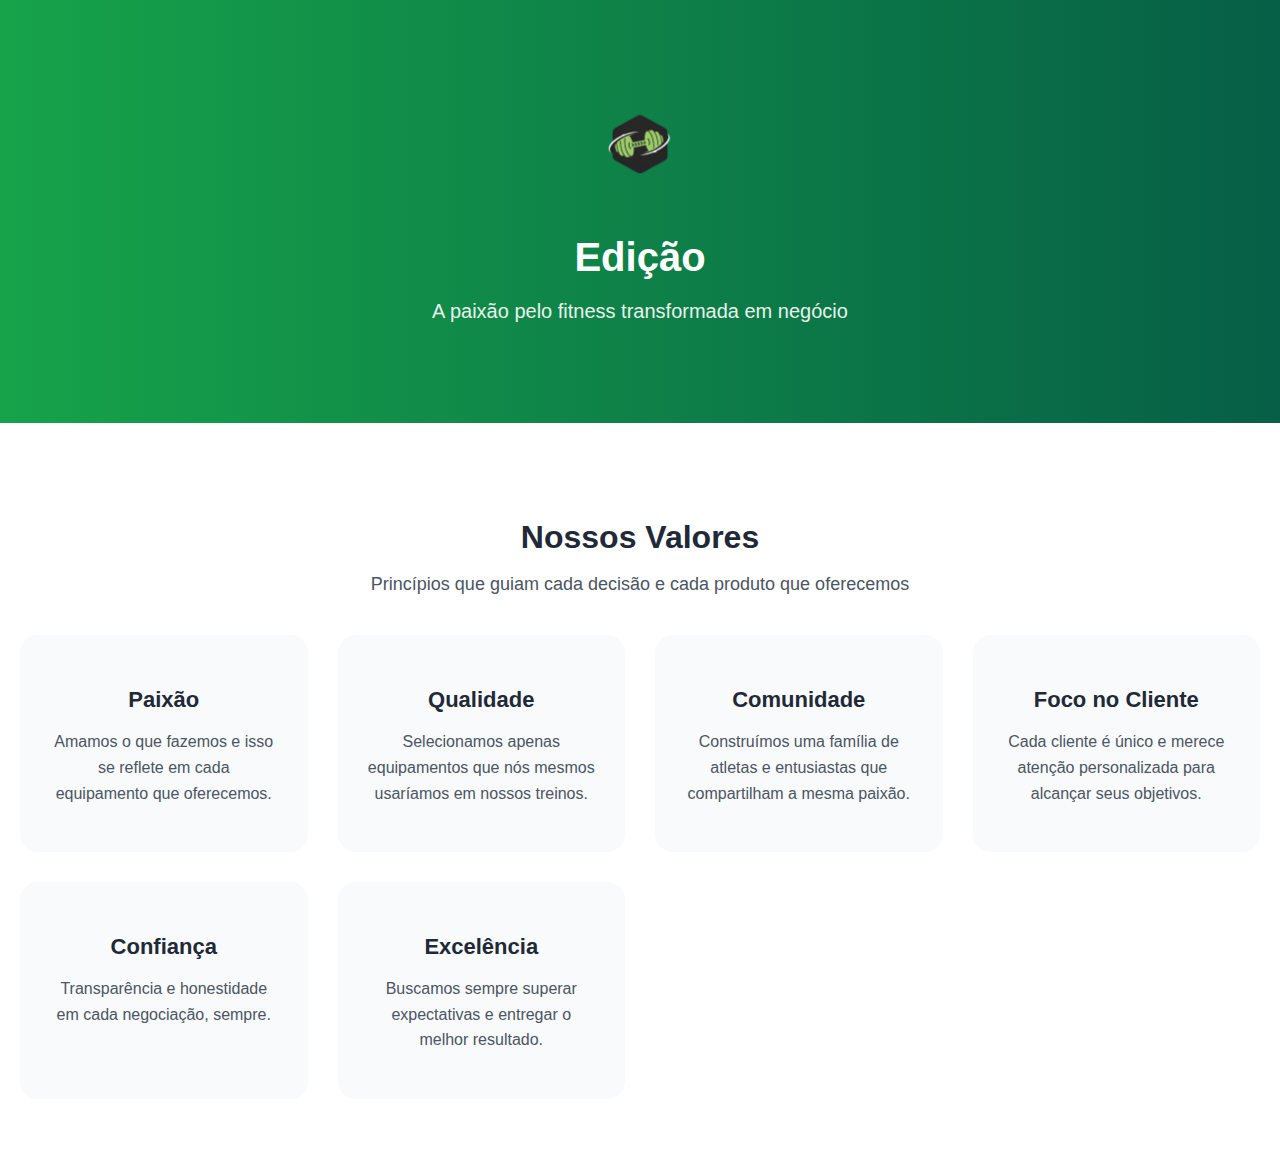
<file: admin/admin.html>
<!DOCTYPE html>
<html lang="pt-BR">
<head>
  <meta charset="UTF-8">
  <meta name="viewport" content="width=device-width, initial-scale=1.0">
  <title>Sobre Nós - Lift</title>
  <link rel="stylesheet" href="style.css">
</head>

<body>
  <header class="admSection">
    <div class="admContent">
      <a href="../index.html" class="logoHeader">
                <img src="../resources/logoBlack.png" alt="Lift Logo"/>
        </a>
      <h1 class="admTitle">Edição</h1>
      <p class="admSubtitle">A paixão pelo fitness transformada em negócio</p>
    </div>
  </header>

  <main>
    

    <section class="valuesSection">
      <header class="valuesHeader">
        <h2 class="valuesTitle">Nossos Valores</h2>
        <p class="valuesSubtitle">
          Princípios que guiam cada decisão e cada produto que oferecemos
        </p>
      </header>

      <div class="valuesGrid">
        <article class="valueCard">
          
          <h3 class="valueTitle">Paixão</h3>
          <p class="valueText">
            Amamos o que fazemos e isso se reflete em cada equipamento que oferecemos.
          </p>
        </article>

        <article class="valueCard">
          
          <h3 class="valueTitle">Qualidade</h3>
          <p class="valueText">
            Selecionamos apenas equipamentos que nós mesmos usaríamos em nossos treinos.
          </p>
        </article>

        <article class="valueCard">
          
          <h3 class="valueTitle">Comunidade</h3>
          <p class="valueText">
            Construímos uma família de atletas e entusiastas que compartilham a mesma paixão.
          </p>
        </article>

        <article class="valueCard">
          
          <h3 class="valueTitle">Foco no Cliente</h3>
          <p class="valueText">
            Cada cliente é único e merece atenção personalizada para alcançar seus objetivos.
          </p>
        </article>

        <article class="valueCard">
          
          <h3 class="valueTitle">Confiança</h3>
          <p class="valueText">
            Transparência e honestidade em cada negociação, sempre.
          </p>
        </article>

        <article class="valueCard">
          
          <h3 class="valueTitle">Excelência</h3>
          <p class="valueText">
            Buscamos sempre superar expectativas e entregar o melhor resultado.
          </p>
        </article>
      </div>
    </section>

    
  </main>
</body>
</html>
</file>
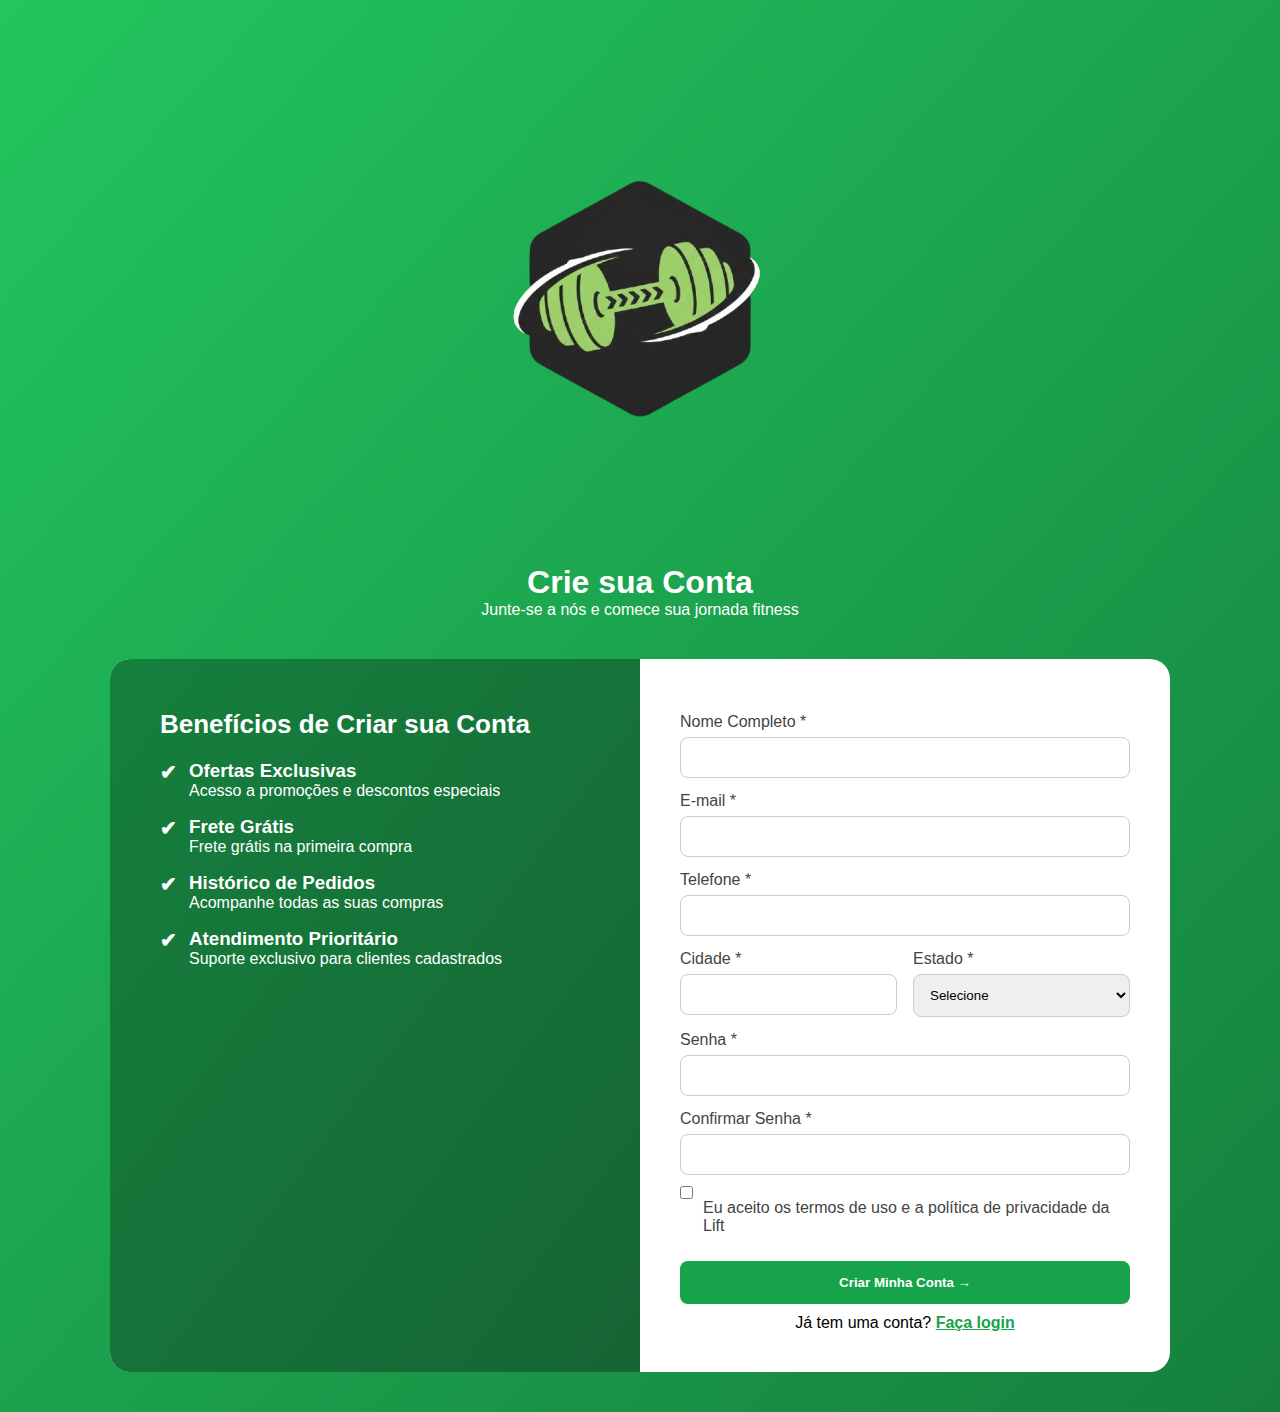
<file: cadastro/cadastro.html>
<!DOCTYPE html>
<html lang="pt-BR">
<head>
    <meta charset="UTF-8">
    <meta name="viewport" content="width=device-width, initial-scale=1.0">
    <title>Cadastro</title>
    <link rel="stylesheet" href="style.css">
</head>
<body>

    <section class="success-screen">
        <article class="success-card">
            <div class="success-icon">✔</div>
            <h2>Cadastro Realizado!</h2>
            <p>Bem-vindo à Lift! Sua conta foi criada com sucesso.</p>
            <a href="/produtos" class="btn-success">Começar a Comprar →</a>
        </article>
    </section>

    <main class="signup-container">

        <header class="header">
            <a href="../index.html" class="logo">
                <img src="../resources/logoBlack.png" alt="Lift Logo"/>
            </a>
            <h1>Crie sua Conta</h1>
            <p>Junte-se a nós e comece sua jornada fitness</p>
        </header>

        <section class="card">
            <aside class="left">
                <h2>Benefícios de Criar sua Conta</h2>

                <ul class="benefits">
                    <li>
                        <span class="check">✔</span>
                        <div>
                            <h3>Ofertas Exclusivas</h3>
                            <p>Acesso a promoções e descontos especiais</p>
                        </div>
                    </li>
                    <li>
                        <span class="check">✔</span>
                        <div>
                            <h3>Frete Grátis</h3>
                            <p>Frete grátis na primeira compra</p>
                        </div>
                    </li>
                    <li>
                        <span class="check">✔</span>
                        <div>
                            <h3>Histórico de Pedidos</h3>
                            <p>Acompanhe todas as suas compras</p>
                        </div>
                    </li>
                    <li>
                        <span class="check">✔</span>
                        <div>
                            <h3>Atendimento Prioritário</h3>
                            <p>Suporte exclusivo para clientes cadastrados</p>
                        </div>
                    </li>
                </ul>
            </aside>

            <section class="right">
                <form class="form">
                    <label>Nome Completo *</label>
                    <input type="text" required>

                    <label>E-mail *</label>
                    <input type="email" required>

                    <label>Telefone *</label>
                    <input type="tel" required>

                    <div class="grid-2">
                        <div>
                            <label>Cidade *</label>
                            <input type="text" required>
                        </div>
                        <div>
                            <label>Estado *</label>
                            <select required>
                                <option value="">Selecione</option>
                                <option>SP</option><option>RJ</option><option>MG</option><option>ES</option>
                                <option>PR</option><option>SC</option><option>RS</option>
                                <option>BA</option><option>PE</option><option>CE</option>
                            </select>
                        </div>
                    </div>

                    <label>Senha *</label>
                    <input type="password" minlength="6" required>

                    <label>Confirmar Senha *</label>
                    <input type="password" required>

                    <div class="terms">
                        <div class="checkbox">
                            <input type="checkbox" required id="checkboxId">
                        </div>
                        <label>Eu aceito os termos de uso e a política de privacidade da Lift</label>
                    </div>

                    <button type="submit" class="btn">Criar Minha Conta →</button>

                    <p class="login">
                        Já tem uma conta?
                        <a href="../login/login.html">Faça login</a>
                    </p>
                </form>
            </section>
        </section>

    </main>

</body>
</html>
</file>
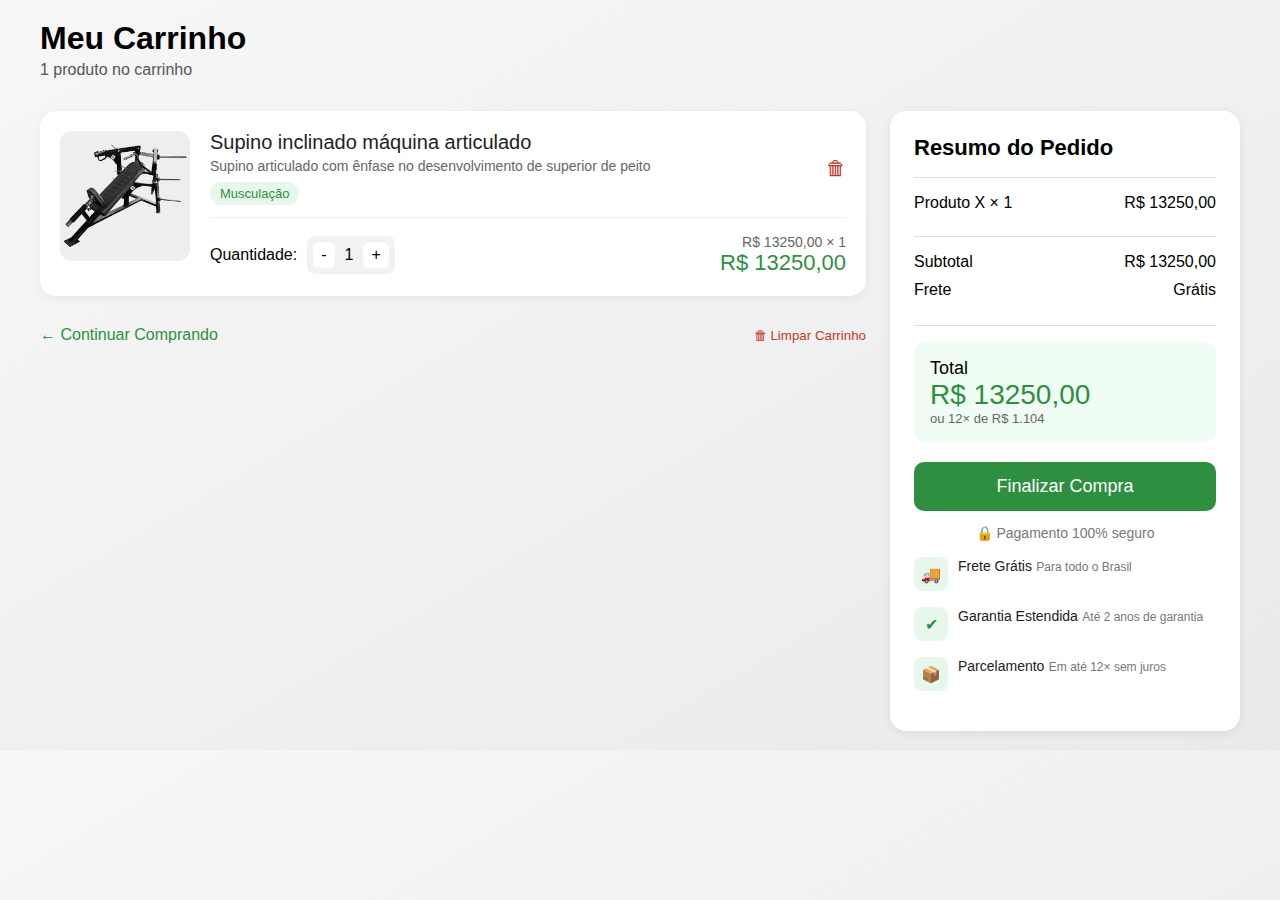
<file: carrinho/carrinho.html>
<!DOCTYPE html>
<html lang="pt-BR">
<head>
    <meta charset="UTF-8">
    <meta name="viewport" content="width=device-width, initial-scale=1.0">
    <title>Carrinho</title>
    <link rel="stylesheet" href="style.css">
</head>
<body>

<main class="cartPage">

    <header class="cartHeader">
        <h1 class="cartTitle">Meu Carrinho</h1>
        <p class="cartSubtitle">1 produto no carrinho</p>
    </header>

    <section class="cartGrid">

        <section class="productsList">

            <article class="productCard">
                <a href="#" class="productImageWrapper">
                    <img src="../resources/supino-inclinado-articulado-prime-1-removebg-preview.png" alt="Produto" class="productImage">
                </a>

                <section class="productInfo">
                    <article class="productHeader">
                        <div class="productText">
                            <a href="#" class="productName">Supino inclinado máquina articulado</a>
                            <p class="productDescription">
                                Supino articulado com ênfase no desenvolvimento de superior de peito
                            </p>
                            <div class="productCategory">
                                Musculação
                            </div>
                        </div>

                        <button class="removeButton">🗑</button>
                    </article>

                    <article class="productFooter">
                        <div class="quantityControl">
                            <span class="quantityLabel">Quantidade:</span>
                            <div class="quantityBox">
                                <button class="quantityBtn">-</button>
                                <span class="quantityValue">1</span>
                                <button class="quantityBtn">+</button>
                            </div>
                        </div>

                        <div class="productPriceBox">
                            <div class="productUnitPrice">R$ 13250,00 × 1</div>
                            <div class="productTotalPrice">R$ 13250,00</div>
                        </div>
                    </article>
                </section>
            </article>

            <div class="actionsRow">
                <a href="../produtos/produtos.html" class="continueButton" >← Continuar Comprando</a>
                <button class="clearCartButton">🗑 Limpar Carrinho</button>
            </div>

        </section>

        <aside class="orderSummary">
            <h2 class="summaryTitle">Resumo do Pedido</h2>

            <div class="summaryProducts">
                <div class="summaryItem">
                    <span class="itemName">Produto X × 1</span>
                    <span class="itemPrice">R$ 13250,00</span>
                </div>
            </div>

            <article class="summaryValues">
                <div class="summaryRow">
                    <span>Subtotal</span>
                    <span class="subtotalValue">R$ 13250,00</span>
                </div>

                <div class="summaryRow">
                    <span>Frete</span>
                    <span class="shippingValue">Grátis</span>
                </div>
            </article>

            <div class="summaryTotalBox">
                <span class="totalLabel">Total</span>
                <div class="totalValues">
                    <div class="totalValue">R$ 13250,00</div>
                    <div class="installments">ou 12× de R$ 1.104</div>
                </div>
            </div>
            <a href="../index.html">
            <button class="checkoutButton">Finalizar Compra</button>
            </a>
            <p class="paymentSecurity">🔒 Pagamento 100% seguro</p>

            <section class="benefitsList">
                <article class="benefitItem">
                    <div class="benefitIcon">🚚</div>
                    <div class="benefitText">
                        <span class="benefitTitle">Frete Grátis</span>
                        <span class="benefitSubtitle">Para todo o Brasil</span>
                    </div>
                </article>

                <article class="benefitItem">
                    <div class="benefitIcon">✔</div>
                    <div class="benefitText">
                        <span class="benefitTitle">Garantia Estendida</span>
                        <span class="benefitSubtitle">Até 2 anos de garantia</span>
                    </div>
                </article>

                <article class="benefitItem">
                    <div class="benefitIcon">📦</div>
                    <div class="benefitText">
                        <span class="benefitTitle">Parcelamento</span>
                        <span class="benefitSubtitle">Em até 12× sem juros</span>
                    </div>
                </article>
            </section>
        </aside>

    </section>

</main>

</body>
</html>
</file>
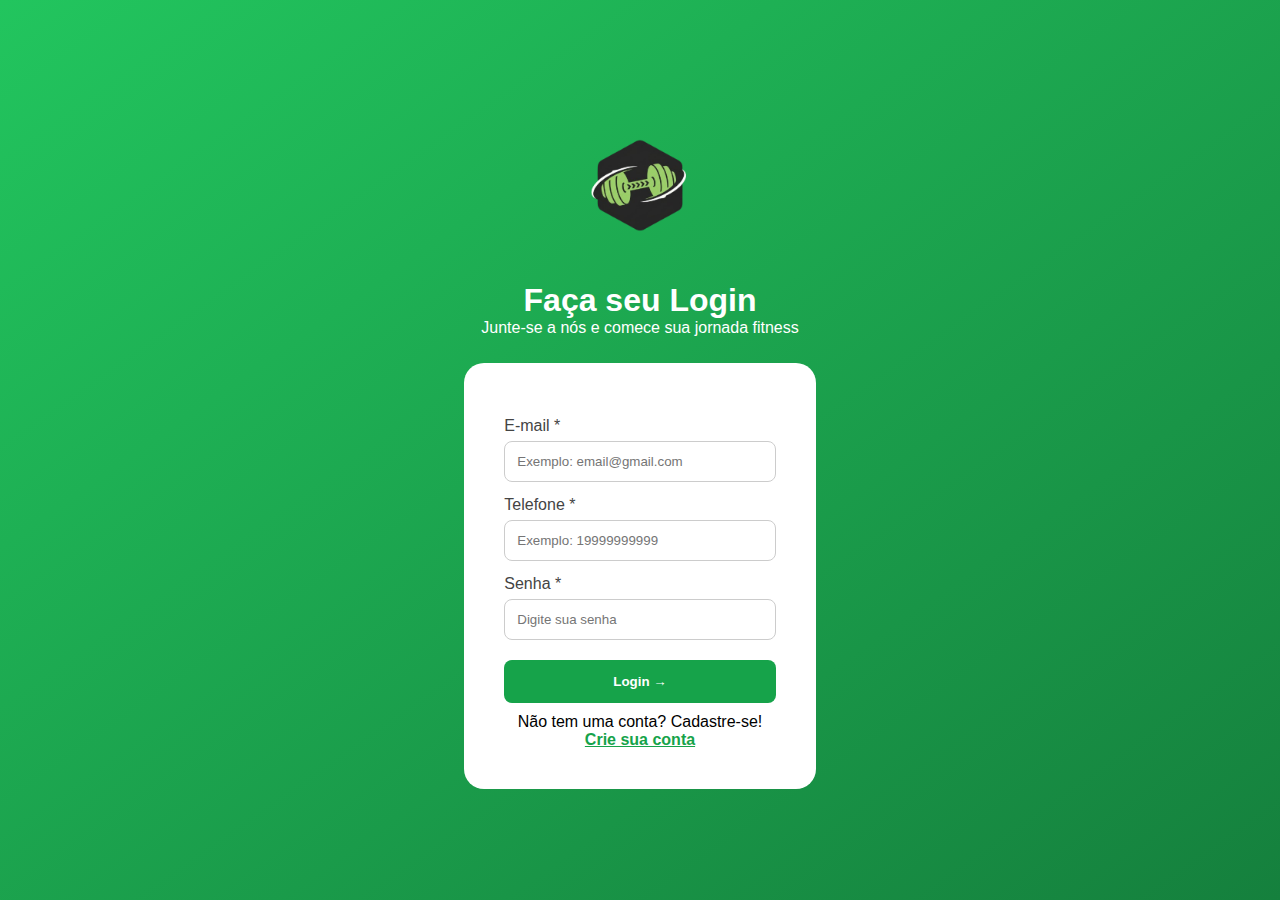
<file: login/login.html>
<!DOCTYPE html>
<html lang="pt-BR">

<head>
    <meta charset="UTF-8">
    <meta name="viewport" content="width=device-width, initial-scale=1.0">
    <title>Login</title>
    <link rel="stylesheet" href="style.css">
</head>

<body>

    <header class="header">
        <a href="../index.html" class="logo">
            <img src="../resources/logoBlack.png" alt="Lift Logo" />
        </a>
        <h1>Faça seu Login</h1>
        <p>Junte-se a nós e comece sua jornada fitness</p>
    </header>

    <main class="signupContainer">



        <section class="card">


            <section class="right">
                <form class="form">


                    <label>E-mail *</label>
                    <input type="email" required placeholder="Exemplo: email@gmail.com"/>

                    <label>Telefone *</label>
                    <input type="tel" required placeholder="Exemplo: 19999999999"/>



                    <label>Senha *</label>
                    <input type="password" minlength="6" required placeholder="Digite sua senha"/>




                    <button type="submit" class="btn">Login →</button>

                    <p class="login">
                        Não tem uma conta? Cadastre-se!
                        <a href="../cadastro/cadastro.html">Crie sua conta</a>
                    </p>
                </form>
            </section>
        </section>

    </main>

</body>

</html>
</file>
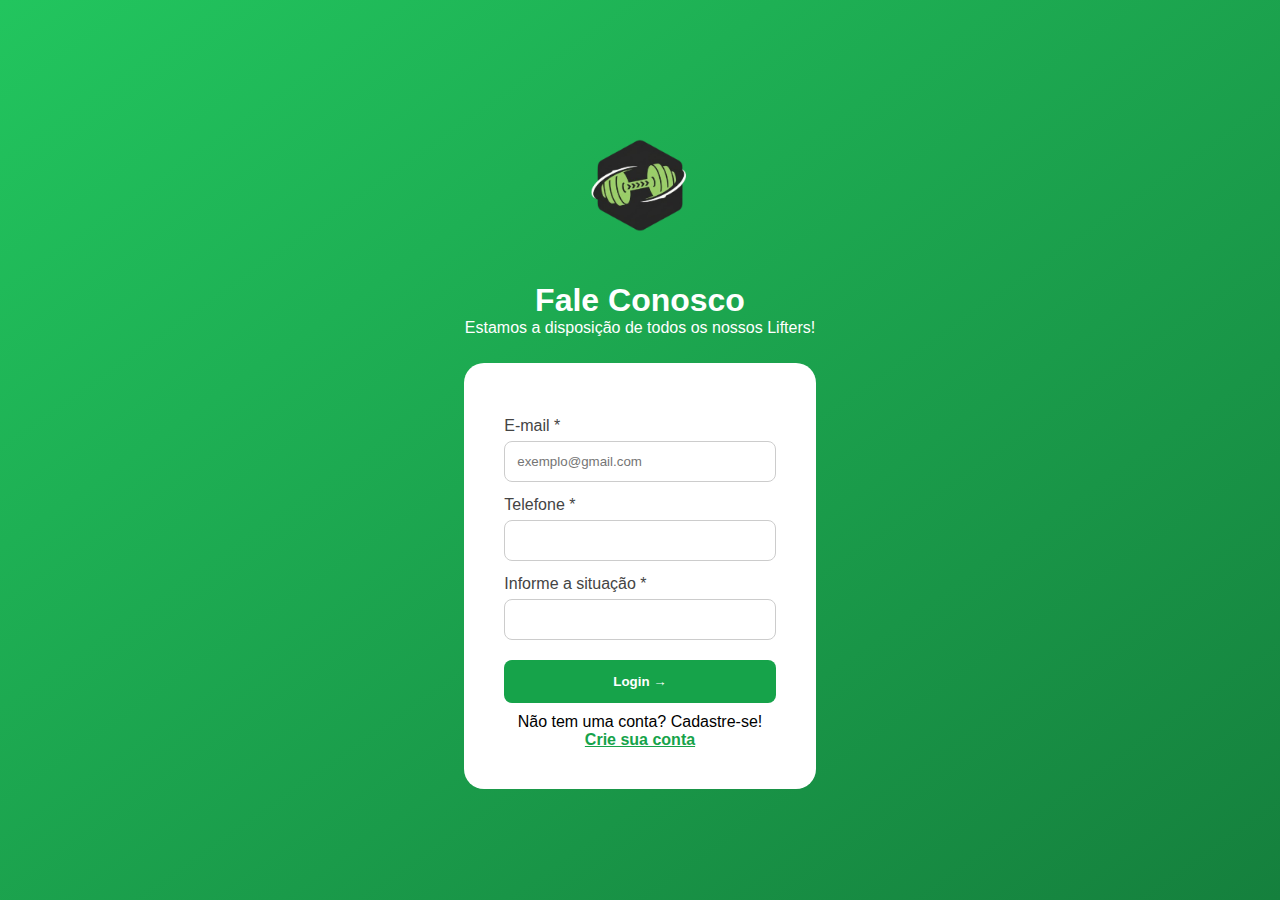
<file: ouvidoria/ouvidoria.html>
<!DOCTYPE html>
<html lang="pt-BR">

<head>
    <meta charset="UTF-8">
    <meta name="viewport" content="width=device-width, initial-scale=1.0">
    <title>Ouvidoria</title>
    <link rel="stylesheet" href="style.css">
</head>

<body>

    <header class="header">
        <a href="../index.html" class="logo">
            <img src="../resources/logoBlack.png" alt="Lift Logo" />
        </a>
        <h1>Fale Conosco</h1>
        <p>Estamos a disposição de todos os nossos Lifters!</p>
    </header>

    <main class="signupContainer">



        <section class="card">


            <section class="right">
                <form class="form">


                    <label>E-mail *</label>
                    <input type="email" placeholder="exemplo@gmail.com">

                    <label>Telefone *</label>
                    <input type="tel" required>



                    <label>Informe a situação *</label>
                    <input type="password" minlength="6" required>




                    <button type="submit" class="btn">Login →</button>

                    <p class="login">
                        Não tem uma conta? Cadastre-se!
                        <a href="../cadastro/cadastro.html">Crie sua conta</a>
                    </p>
                </form>
            </section>
        </section>

    </main>

</body>

</html>
</file>
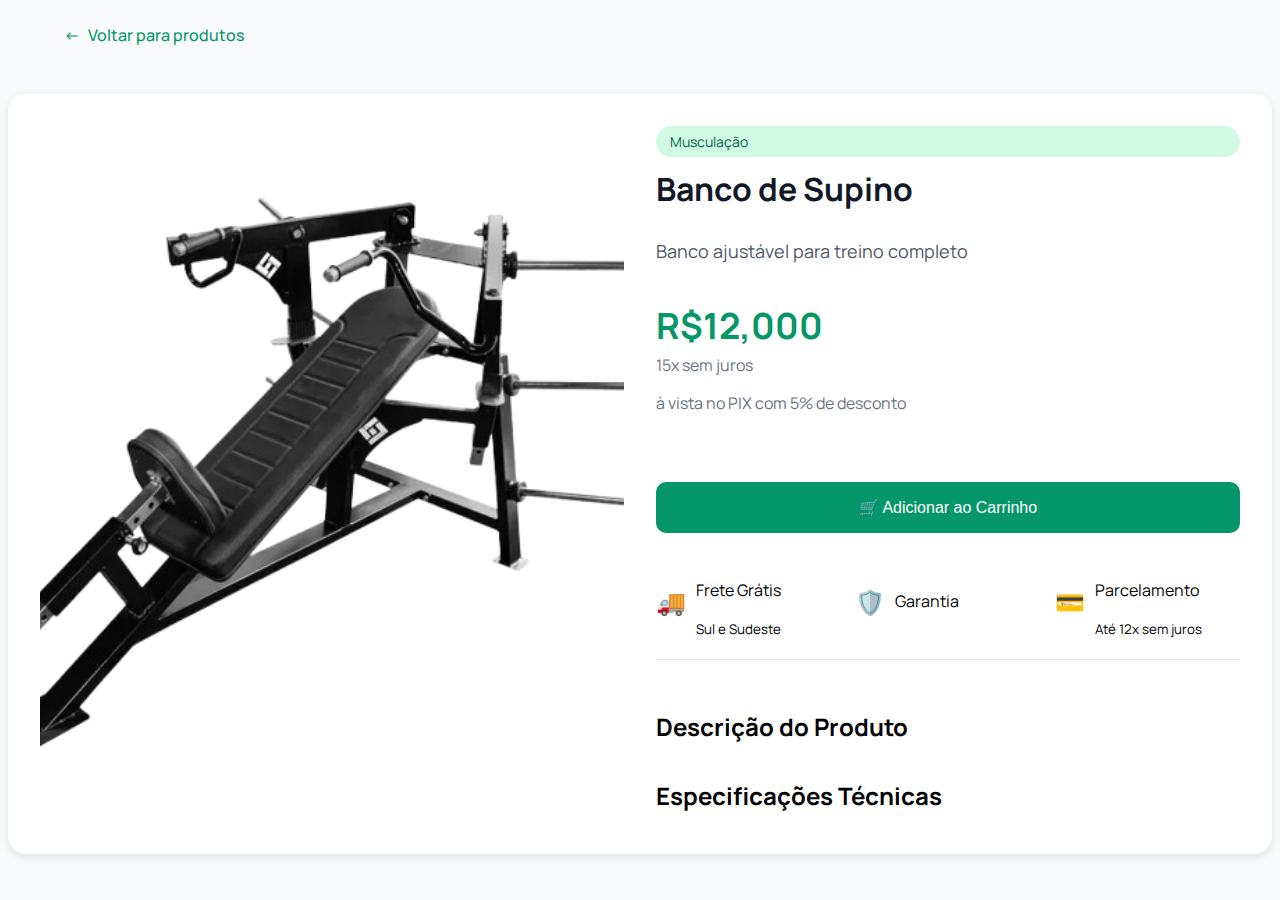
<file: paginaProduto/produto.html>
<!DOCTYPE html>
<html lang="pt-BR">
<head>
    <meta charset="UTF-8">
    <meta name="viewport" content="width=device-width, initial-scale=1.0">
    <title>Detalhes do Produto</title>
    <link rel="stylesheet" href="style.css">
</head>

<body class="pageContainer">
    <main class="productDetailSection">
        <nav class="breadcrumbNav">
            <a href="../produtos/produtos.html" class="breadcrumbLink">
                <span class="iconBack">←</span>
                Voltar para produtos
            </a>
        </nav>

        <article class="productCard">
            <section class="productImageWrapper">
                <img src="../resources/supino-inclinado-articulado-prime-1-removebg-preview.png" alt="Produto" id="productImage" class="productImage">
                <div id="productFeatured" class="productFeaturedTag">
                    ⭐ Destaque
                </div>
            </section>

            <section class="productInfo">
                <span id="productCategory" class="productCategory">Musculação</span>

                <h1 id="productName" class="productTitle">Banco de Supino</h1>

                <p id="productDescription" class="productShortDescription">Banco ajustável para treino completo</p>

                <div class="productPriceBox">
                    <span id="productPrice" class="productPrice">R$12,000</span>
                    <span id="productInstallments" class="productInstallments">15x sem juros</span>
                    <p class="pixDiscount">à vista no PIX com 5% de desconto</p>
                </div>

                <div id="productStockStatus" class="productStockStatus"></div>
                <a href="../carrinho/carrinho.html">
                <button id="addToCartButton" class="addToCartButton">
                    🛒 Adicionar ao Carrinho
                </button></a>

                <section class="productBenefits">
                    <div class="benefitItem">
                        <span class="benefitIcon">🚚</span>
                        <div>
                            <p>Frete Grátis</p>
                            <small>Sul e Sudeste</small>
                        </div>
                    </div>

                    <div class="benefitItem">
                        <span class="benefitIcon">🛡️</span>
                        <div>
                            <p>Garantia</p>
                            <small id="productWarranty"></small>
                        </div>
                    </div>

                    <div class="benefitItem">
                        <span class="benefitIcon">💳</span>
                        <div>
                            <p>Parcelamento</p>
                            <small>Até 12x sem juros</small>
                        </div>
                    </div>
                </section>

                <section class="productFullDescription">
                    <h2>Descrição do Produto</h2>
                    <p id="productFullDescriptionText"></p>
                </section>

                <section class="productSpecsSection">
                    <h2>Especificações Técnicas</h2>
                    <div id="productSpecsList" class="specsList"></div>
                </section>
            </section>
        </article>

       
    </main>
</body>
</html>
</file>
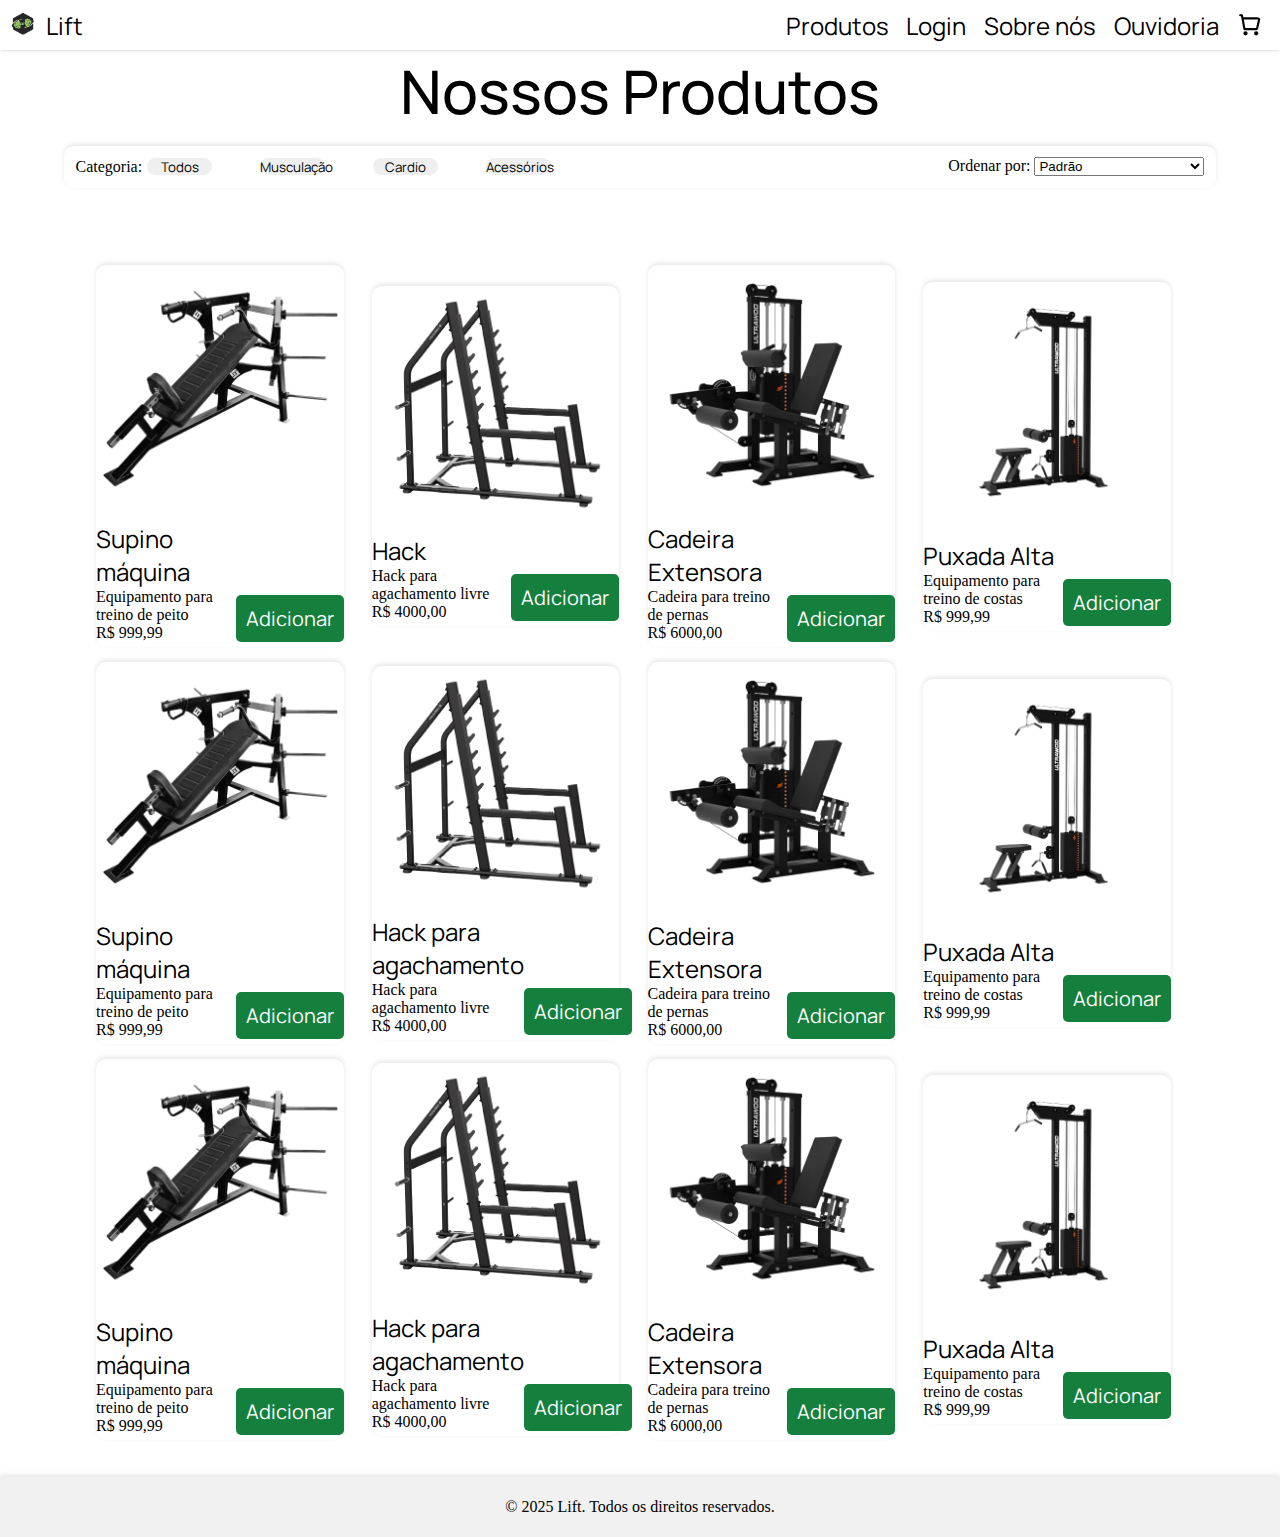
<file: produtos/produtos.html>
<!DOCTYPE html>
<html lang="en">

<head>
    <meta charset="UTF-8">
    <meta name="viewport" content="width=device-width, initial-scale=1.0">
    <title>Produtos</title>
    <link rel="stylesheet" href="./style.css" />
</head>

<body>
    <header>
        <nav>
            <section id="navSection">
                <figure class="logoFig">
                    <a href="../index.html"><img src="../resources/logoBlack.png" class="navLogo" alt="logo do site"/></a>
                    <p>Lift</p>
                </figure>
                <article id="navOptions">
                    <a href="" class="navRefs">
                        <p>Produtos</p>
                    </a>
                    <a href="../login/login.html" class="navRefs">
                        <p>Login</p>
                    </a>
                    <a href="../sobre/sobre.html" class="navRefs">
                        <p>Sobre nós</p>
                    </a>
                    <a href="./ouvidoria/ouvidoria.html" class="navRefs"><p>Ouvidoria</p></a>
                    <a href="../carrinho/carrinho.html" class="svgNavRefs"><svg viewBox="0 0 24 24" width="100%" fill="none"
                            xmlns="http://www.w3.org/2000/svg">
                            <g id="SVGRepo_bgCarrier" stroke-width="0"></g>
                            <g id="SVGRepo_tracerCarrier" stroke-linecap="round" stroke-linejoin="round"></g>
                            <g id="SVGRepo_iconCarrier">
                                <g id="Interface / Shopping_Cart_02">
                                    <path id="Vector"
                                        d="M3 3H3.26835C3.74213 3 3.97943 3 4.17267 3.08548C4.34304 3.16084 4.48871 3.28218 4.59375 3.43604C4.71269 3.61026 4.75564 3.8429 4.84137 4.30727L7.00004 16L17.4218 16C17.875 16 18.1023 16 18.29 15.9199C18.4559 15.8492 18.5989 15.7346 18.7051 15.5889C18.8252 15.4242 18.8761 15.2037 18.9777 14.7631L18.9785 14.76L20.5477 7.95996L20.5481 7.95854C20.7023 7.29016 20.7796 6.95515 20.6947 6.69238C20.6202 6.46182 20.4635 6.26634 20.2556 6.14192C20.0184 6 19.6758 6 18.9887 6H5.5M18 21C17.4477 21 17 20.5523 17 20C17 19.4477 17.4477 19 18 19C18.5523 19 19 19.4477 19 20C19 20.5523 18.5523 21 18 21ZM8 21C7.44772 21 7 20.5523 7 20C7 19.4477 7.44772 19 8 19C8.55228 19 9 19.4477 9 20C9 20.5523 8.55228 21 8 21Z"
                                        stroke="#000000" stroke-width="2" stroke-linecap="round"
                                        stroke-linejoin="round">
                                    </path>
                                </g>
                            </g>
                        </svg></a>
                </article>
            </section>
        </nav>
    </header>
    <main>

        <section id="productsSection">
            <h1>Nossos Produtos</h1>
            
            <article id="productsFilters">
                <div class="filterClasses">
                    <label>Categoria:</label>
                    <a class="productFilterBtn"><button class="selectFilter">Todos</button></a>
                    <a class="productFilterBtn"><button class="selectFilter">Musculação</button></a>
                    <a class="productFilterBtn"><button class="selectFilter">Cardio</button></a>
                    <a class="productFilterBtn"><button class="selectFilter">Acessórios</button></a>
                </div>

                <div class="filter">
                    <label for="sortSelect">Ordenar por:</label>
                    <select id="sortSelect" name="sortSelect">
                        <option value="default">Padrão</option>
                        <option value="priceLowHigh">Preço: Menor para Maior</option>
                        <option value="priceHighLow">Preço: Maior para Menor</option>
                    </select>
                </div>

            </article>

            <article id="productsList">

                
                <article class="productCard">
                        <figure class="productFig">
                            <img src="../resources/supino-inclinado-articulado-prime-1-removebg-preview.png" class="productImg" alt="supino máquina inclinado articulado"/>
                        </figure>
                        <div class="productInfo">
                            <div class="productData">
                                <h2>Supino máquina</h2>
                                <p>Equipamento para treino de peito</p>
                                <p class="productPrice">R$ 999,99</p>
                            </div>
                            <a href="../paginaProduto/produto.html" class="btnComprar"><button class="addBtn">Adicionar</button></a>
                        </div>
                    </article>

                    <article class="productCard">
                        <figure class="productFig">
                            <img src="../resources/agacahmentoHack-removebg-preview.png" class="productImg" alt="hack para agachamento" />
                        </figure>
                        <div class="productInfo">
                            <div class="productData">
                                <h2>Hack</h2>
                                <p>Hack para agachamento livre</p>
                                <p class="productPrice">R$ 4000,00</p>
                            </div>
                            <a class="btnComprar"><button class="addBtn">Adicionar</button></a>
                        </div>
                    </article>

                    <article class="productCard">
                        <figure class="productFig">
                            <img src="../resources/cadeiraExtensora-removebg-preview.png" class="productImg" alt="cadeira extensora para treinar perna"/>
                        </figure>
                        <div class="productInfo">
                            <div class="productData">
                                <h2>Cadeira Extensora</h2>
                                <p>Cadeira para treino de pernas</p>
                                <p class="productPrice">R$ 6000,00</p>
                            </div>
                            <a class="btnComprar"><button class="addBtn">Adicionar</button></a>
                        </div>
                    </article>

                    <article class="productCard">
                        <figure class="productFig">
                            <img src="../resources/puxadaAlta-removebg-preview.png" class="productImg" alt="puxada alta para treino de costas"/>
                        </figure>
                        <div class="productInfo">
                            <div class="productData">
                                <h2>Puxada Alta</h2>
                                <p>Equipamento para treino de costas</p>
                                <p class="productPrice">R$ 999,99</p>
                            </div>
                            <a class="btnComprar"><button class="addBtn">Adicionar</button></a>
                        </div>
                    </article>

                    


                    <article class="productCard">
                        <figure class="productFig">
                            <img src="../resources/supino-inclinado-articulado-prime-1-removebg-preview.png" class="productImg" alt="supino máquina inclinado articulado"/>
                        </figure>
                        <div class="productInfo">
                            <div class="productData">
                                <h2>Supino máquina</h2>
                                <p>Equipamento para treino de peito</p>
                                <p class="productPrice">R$ 999,99</p>
                            </div>
                            <a href="../paginaProduto/produto.html" class="btnComprar"><button class="addBtn">Adicionar</button></a>
                        </div>
                    </article>

                    <article class="productCard">
                        <figure class="productFig">
                            <img src="../resources/agacahmentoHack-removebg-preview.png" class="productImg" alt="hack para agachamento" />
                        </figure>
                        <div class="productInfo">
                            <div class="productData">
                                <h2>Hack para agachamento</h2>
                                <p>Hack para agachamento livre</p>
                                <p class="productPrice">R$ 4000,00</p>
                            </div>
                            <a class="btnComprar"><button class="addBtn">Adicionar</button></a>
                        </div>
                    </article>

                    <article class="productCard">
                        <figure class="productFig">
                            <img src="../resources/cadeiraExtensora-removebg-preview.png" class="productImg" alt="cadeira extensora para treinar perna"/>
                        </figure>
                        <div class="productInfo">
                            <div class="productData">
                                <h2>Cadeira Extensora</h2>
                                <p>Cadeira para treino de pernas</p>
                                <p class="productPrice">R$ 6000,00</p>
                            </div>
                            <a class="btnComprar"><button class="addBtn">Adicionar</button></a>
                        </div>
                    </article>

                    <article class="productCard">
                        <figure class="productFig">
                            <img src="../resources/puxadaAlta-removebg-preview.png" class="productImg" alt="puxada alta para treino de costas"/>
                        </figure>
                        <div class="productInfo">
                            <div class="productData">
                                <h2>Puxada Alta</h2>
                                <p>Equipamento para treino de costas</p>
                                <p class="productPrice">R$ 999,99</p>
                            </div>
                            <a class="btnComprar"><button class="addBtn">Adicionar</button></a>
                        </div>
                    </article>

                    <article class="productCard">
                        <figure class="productFig">
                            <img src="../resources/supino-inclinado-articulado-prime-1-removebg-preview.png" class="productImg" alt="supino máquina inclinado articulado"/>
                        </figure>
                        <div class="productInfo">
                            <div class="productData">
                                <h2>Supino máquina</h2>
                                <p>Equipamento para treino de peito</p>
                                <p class="productPrice">R$ 999,99</p>
                            </div>
                            <a href="../paginaProduto/produto.html" class="btnComprar"><button class="addBtn">Adicionar</button></a>
                        </div>
                    </article>

                    <article class="productCard">
                        <figure class="productFig">
                            <img src="../resources/agacahmentoHack-removebg-preview.png" class="productImg" alt="hack para agachamento" />
                        </figure>
                        <div class="productInfo">
                            <div class="productData">
                                <h2>Hack para agachamento</h2>
                                <p>Hack para agachamento livre</p>
                                <p class="productPrice">R$ 4000,00</p>
                            </div>
                            <a class="btnComprar"><button class="addBtn">Adicionar</button></a>
                        </div>
                    </article>

                    <article class="productCard">
                        <figure class="productFig">
                            <img src="../resources/cadeiraExtensora-removebg-preview.png" class="productImg" alt="cadeira extensora para treinar perna"/>
                        </figure>
                        <div class="productInfo">
                            <div class="productData">
                                <h2>Cadeira Extensora</h2>
                                <p>Cadeira para treino de pernas</p>
                                <p class="productPrice">R$ 6000,00</p>
                            </div>
                            <a class="btnComprar"><button class="addBtn">Adicionar</button></a>
                        </div>
                    </article>

                    <article class="productCard">
                        <figure class="productFig">
                            <img src="../resources/puxadaAlta-removebg-preview.png" class="productImg" alt="puxada alta para treino de costas"/>
                        </figure>
                        <div class="productInfo">
                            <div class="productData">
                                <h2>Puxada Alta</h2>
                                <p>Equipamento para treino de costas</p>
                                <p class="productPrice">R$ 999,99</p>
                            </div>
                            <a class="btnComprar"><button class="addBtn">Adicionar</button></a>
                        </div>
                    </article>

                
                















            </article>




        </section>
    </main>
    <footer>
        <p>© 2025 Lift. Todos os direitos reservados.</p>
    </footer>
</body>

</html>
</file>
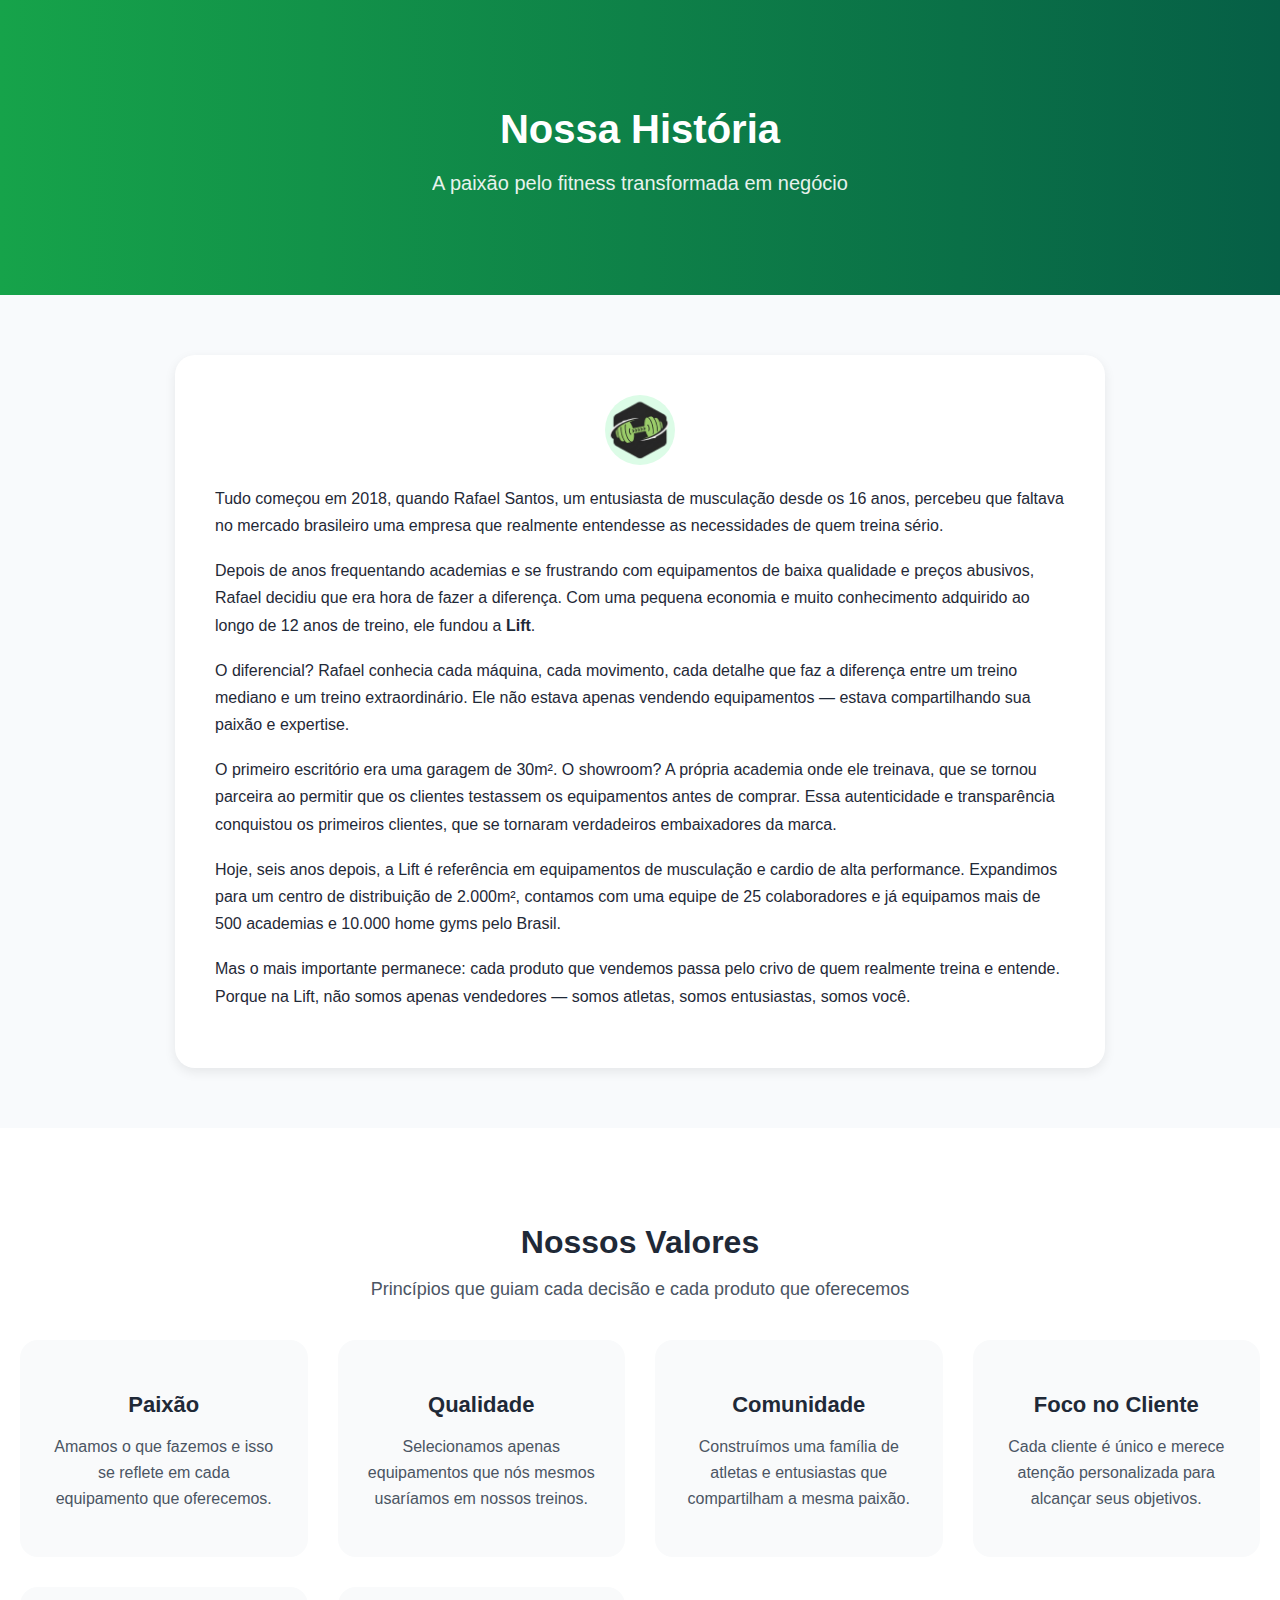
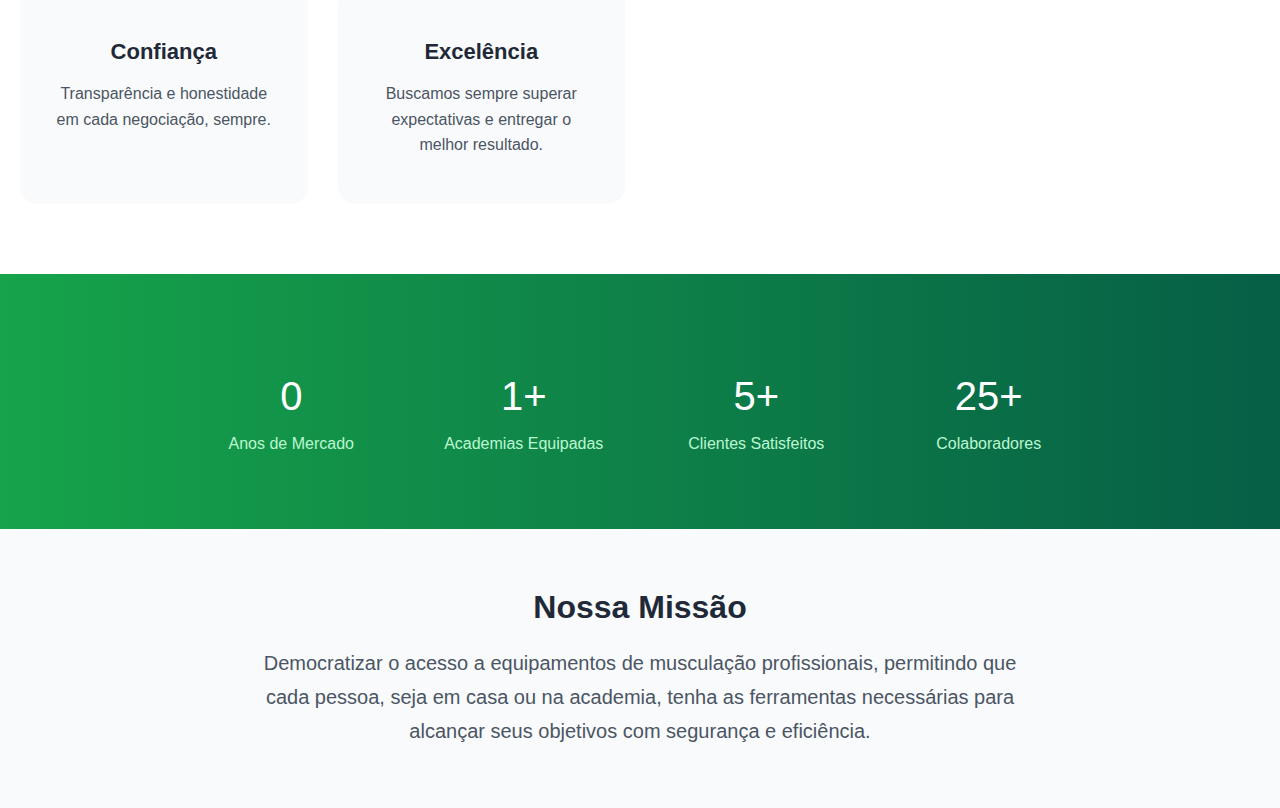
<file: sobre/sobre.html>
<!DOCTYPE html>
<html lang="pt-BR">
<head>
  <meta charset="UTF-8">
  <meta name="viewport" content="width=device-width, initial-scale=1.0">
  <title>Sobre Nós</title>
  <link rel="stylesheet" href="style.css">
</head>

<body>
  <header class="heroSection">
    <div class="heroContent">
      <h1 class="heroTitle">Nossa História</h1>
      <p class="heroSubtitle">A paixão pelo fitness transformada em negócio</p>
    </div>
  </header>

  <main>
    <section class="storySection">
      <article class="storyCard">
        <div class="storyIconWrapper">
          <a href="../index.html"><img src="../resources/logoBlack.png" class="storyIcon" alt="Dumbbell icon"></a>
        </div>

        <div class="storyText">
          <p>
            Tudo começou em 2018, quando Rafael Santos, um entusiasta de musculação desde os 16 anos,
            percebeu que faltava no mercado brasileiro uma empresa que realmente entendesse as
            necessidades de quem treina sério.
          </p>

          <p>
            Depois de anos frequentando academias e se frustrando com equipamentos de baixa qualidade
            e preços abusivos, Rafael decidiu que era hora de fazer a diferença. Com uma pequena
            economia e muito conhecimento adquirido ao longo de 12 anos de treino, ele fundou a
            <strong>Lift</strong>.
          </p>

          <p>
            O diferencial? Rafael conhecia cada máquina, cada movimento, cada detalhe que faz a
            diferença entre um treino mediano e um treino extraordinário. Ele não estava apenas
            vendendo equipamentos — estava compartilhando sua paixão e expertise.
          </p>

          <p>
            O primeiro escritório era uma garagem de 30m². O showroom? A própria academia onde ele
            treinava, que se tornou parceira ao permitir que os clientes testassem os equipamentos
            antes de comprar. Essa autenticidade e transparência conquistou os primeiros clientes,
            que se tornaram verdadeiros embaixadores da marca.
          </p>

          <p>
            Hoje, seis anos depois, a Lift é referência em equipamentos de musculação e cardio
            de alta performance. Expandimos para um centro de distribuição de 2.000m², contamos com
            uma equipe de 25 colaboradores e já equipamos mais de 500 academias e 10.000 home gyms
            pelo Brasil.
          </p>

          <p>
            Mas o mais importante permanece: cada produto que vendemos passa pelo crivo de quem
            realmente treina e entende. Porque na Lift, não somos apenas vendedores — somos
            atletas, somos entusiastas, somos você.
          </p>
        </div>
      </article>
    </section>

    <section class="valuesSection">
      <header class="valuesHeader">
        <h2 class="valuesTitle">Nossos Valores</h2>
        <p class="valuesSubtitle">
          Princípios que guiam cada decisão e cada produto que oferecemos
        </p>
      </header>

      <div class="valuesGrid">
        <article class="valueCard">
          
          <h3 class="valueTitle">Paixão</h3>
          <p class="valueText">
            Amamos o que fazemos e isso se reflete em cada equipamento que oferecemos.
          </p>
        </article>

        <article class="valueCard">
          
          <h3 class="valueTitle">Qualidade</h3>
          <p class="valueText">
            Selecionamos apenas equipamentos que nós mesmos usaríamos em nossos treinos.
          </p>
        </article>

        <article class="valueCard">
          
          <h3 class="valueTitle">Comunidade</h3>
          <p class="valueText">
            Construímos uma família de atletas e entusiastas que compartilham a mesma paixão.
          </p>
        </article>

        <article class="valueCard">
          
          <h3 class="valueTitle">Foco no Cliente</h3>
          <p class="valueText">
            Cada cliente é único e merece atenção personalizada para alcançar seus objetivos.
          </p>
        </article>

        <article class="valueCard">
          
          <h3 class="valueTitle">Confiança</h3>
          <p class="valueText">
            Transparência e honestidade em cada negociação, sempre.
          </p>
        </article>

        <article class="valueCard">
          
          <h3 class="valueTitle">Excelência</h3>
          <p class="valueText">
            Buscamos sempre superar expectativas e entregar o melhor resultado.
          </p>
        </article>
      </div>
    </section>

    <section class="statsSection">
      <div class="statsGrid">
        <div class="statItem">
          <p class="statNumber">0</p>
          <p class="statLabel">Anos de Mercado</p>
        </div>

        <div class="statItem">
          <p class="statNumber">1+</p>
          <p class="statLabel">Academias Equipadas</p>
        </div>

        <div class="statItem">
          <p class="statNumber">5+</p>
          <p class="statLabel">Clientes Satisfeitos</p>
        </div>

        <div class="statItem">
          <p class="statNumber">25+</p>
          <p class="statLabel">Colaboradores</p>
        </div>
      </div>
    </section>

    <section class="missionSection">
      <h2 class="missionTitle">Nossa Missão</h2>
      <p class="missionText">
        Democratizar o acesso a equipamentos de musculação profissionais, permitindo que cada pessoa,
        seja em casa ou na academia, tenha as ferramentas necessárias para alcançar seus objetivos
        com segurança e eficiência.
      </p>
    </section>
  </main>
</body>
</html>
</file>
<file: admin/style.css>
body {
  margin: 0;
  font-family: Arial, sans-serif;
  background: #f8fafc;
  color: #1f2937;
}

.admSection {
  background: linear-gradient(to right, #16a34a, #065f46);
  padding: 80px 20px;
  text-align: center;
  color: white;
}

.admTitle {
  font-size: 40px;
  margin-bottom: 10px;
}

.admSubtitle {
  font-size: 20px;
  opacity: 0.9;
}

.storySection {
  padding: 60px 20px;
}

.storyCard {
  background: white;
  border-radius: 20px;
  max-width: 850px;
  margin: 0 auto;
  padding: 40px;
  box-shadow: 0 4px 12px rgba(0,0,0,0.08);
}

.storyIconWrapper {
  width: 70px;
  height: 70px;
  background: #dcfce7;
  border-radius: 50%;
  margin: 0 auto 20px;
  display: flex;
  justify-content: center;
  align-items: center;
}

.storyIcon {
  width: 120px;
  height: 120px;
}

.storyText p {
  line-height: 1.7;
  margin-bottom: 18px;
}

.valuesSection {
  background: white;
  padding: 70px 20px;
}

.valuesTitle {
  text-align: center;
  font-size: 32px;
  margin-bottom: 8px;
}

.valuesSubtitle {
  text-align: center;
  font-size: 18px;
  color: #4b5563;
  margin-bottom: 40px;
}

.valuesGrid {
  display: grid;
  grid-template-columns: repeat(auto-fit, minmax(260px, 1fr));
  gap: 30px;
}

.valueCard {
  background: #f9fafb;
  border-radius: 18px;
  padding: 30px;
  text-align: center;
  transition: box-shadow 0.2s;
}

.valueCard:hover {
  box-shadow: 0 6px 18px rgba(0,0,0,0.12);
}

.valueIconWrapper {
  width: 55px;
  height: 55px;
  background: #dcfce7;
  border-radius: 50%;
  margin: 0 auto 15px;
  display: flex;
  justify-content: center;
  align-items: center;
}

.valueIcon {
  width: 32px;
  height: 32px;
}

.valueTitle {
  font-size: 22px;
  margin-bottom: 10px;
}

.valueText {
  color: #4b5563;
  line-height: 1.6;
}

.statsSection {
  background: linear-gradient(to right, #16a34a, #065f46);
  color: white;
  padding: 60px 20px;
}

.statsGrid {
  display: grid;
  max-width: 900px;
  margin: 0 auto;
  grid-template-columns: repeat(auto-fit, minmax(140px, 1fr));
  gap: 30px;
  text-align: center;
}

.statNumber {
  font-size: 40px;
  margin-bottom: 5px;
}

.statLabel {
  color: #bbf7d0;
}

.missionSection {
  max-width: 800px;
  margin: 60px auto;
  padding: 0 20px;
  text-align: center;
}

.missionTitle {
  font-size: 32px;
  margin-bottom: 15px;
}

.missionText {
  font-size: 20px;
  color: #4b5563;
  line-height: 1.7;
}

.header {
    width: 30%;
    text-align: center;
    color: white;
}

.logoHeader {
    width: 10%;
    display: inline-block;
    
}
img{
    object-fit: contain;
    width: 100%;
}
</file>
<file: cadastro/style.css>
* {
    margin: 0;
    padding: 0;
    box-sizing: border-box;
    font-family: Arial, sans-serif;
}

body {
    background: linear-gradient(to bottom right, #22c55e, #15803d);
    min-height: 100vh;
}

.success-screen {
    display: none;
}

body.submitted .success-screen {
    display: flex;
}

.success-screen {
    position: fixed;
    inset: 0;
    align-items: center;
    justify-content: center;
}

.success-card {
    background: white;
    padding: 40px;
    border-radius: 20px;
    width: 380px;
    text-align: center;
    box-shadow: 0 10px 30px rgba(0, 0, 0, 0.2);
}

.success-icon {
    width: 80px;
    height: 80px;
    background: #dcfce7;
    border-radius: 50%;
    display: flex;
    align-items: center;
    justify-content: center;
    color: #16a34a;
    font-size: 40px;
    margin: 0 auto 20px;
}

.btn-success {
    display: inline-block;
    padding: 12px 24px;
    background: #16a34a;
    color: white;
    border-radius: 8px;
    text-decoration: none;
    font-weight: bold;
}

.signup-container {
    max-width: 1100px;
    margin: auto;
    padding: 40px 20px;
}

.header {
    text-align: center;
    margin-bottom: 40px;
    color: white;
}

.logo {
    display: inline-block;
    margin-bottom: 20px;
}

.logo-circle {
    width: 70px;
    height: 70px;
    background: white;
    color: #16a34a;
    border-radius: 50%;
    display: flex;
    align-items: center;
    justify-content: center;
    font-size: 36px;
}

.card {
    background: white;
    border-radius: 20px;
    overflow: hidden;
    display: grid;
    grid-template-columns: 1fr 1fr;
}

.left {
    background: linear-gradient(to bottom right, #15803d, #166534);
    padding: 50px;
    color: white;
}

.left h2 {
    font-size: 26px;
    margin-bottom: 20px;
}

.benefits {
    list-style: none;
}

.benefits li {
    display: flex;
    gap: 12px;
    margin-bottom: 16px;
}

.check {
    font-weight: bold;
    font-size: 20px;
}

.right {
    padding: 40px;
}

.form label {
    display: block;
    margin: 14px 0 6px;
    color: #444;
}

.form input,
.form select {
    width: 100%;
    padding: 12px;
    border-radius: 8px;
    border: 1px solid #ccc;
    outline: none;
}

.grid-2 {
    display: grid;
    grid-template-columns: 1fr 1fr;
    gap: 16px;
}

.terms {
    display: flex;
    gap: 10px;
    margin-top: 10px;
}

.btn {
    width: 100%;
    padding: 14px;
    background: #16a34a;
    color: white;
    border: none;
    border-radius: 8px;
    font-weight: bold;
    margin-top: 20px;
    cursor: pointer;
}

.btn:hover {
    background: #15803d;
}

.login {
    text-align: center;
    margin-top: 10px;
}

.login a {
    color: #16a34a;
    font-weight: bold;
}
</file>
<file: carrinho/style.css>
* {
    margin: 0;
    padding: 0;
    box-sizing: border-box;
    font-family: Arial, sans-serif;
}

body {
    background: linear-gradient(to bottom right, #f7f7f7, #eaeaea);
    padding: 20px;
}

.cartPage {
    max-width: 1200px;
    margin: auto;
}

.cartHeader {
    margin-bottom: 32px;
}

.cartTitle {
    font-size: 32px;
}

.cartSubtitle {
    color: #555;
    margin-top: 4px;
}

.cartGrid {
    display: grid;
    grid-template-columns: 1fr 350px;
    gap: 24px;
}

.productsList {
    display: flex;
    flex-direction: column;
    gap: 20px;
}

.productCard {
    background: white;
    padding: 20px;
    border-radius: 16px;
    display: flex;
    gap: 20px;
    box-shadow: 0 2px 8px rgba(0,0,0,0.06);
}

.productImageWrapper {
    width: 130px;
    height: 130px;
    overflow: hidden;
    border-radius: 12px;
    background: #eee;
    flex-shrink: 0;
}

.productImage {
    width: 100%;
    height: 100%;
    object-fit: cover;
}

.productInfo {
    flex: 1;
    display: flex;
    flex-direction: column;
}

.productHeader {
    display: flex;
    justify-content: space-between;
    margin-bottom: 12px;
}

.productName {
    font-size: 20px;
    text-decoration: none;
    color: #222;
}

.productDescription {
    font-size: 14px;
    color: #666;
    margin-top: 4px;
}

.productCategory {
    display: inline-block;
    margin-top: 8px;
    padding: 4px 10px;
    border-radius: 12px;
    background: #e8f7eb;
    color: #2f8f41;
    font-size: 13px;
}

.removeButton {
    background: none;
    border: none;
    font-size: 20px;
    cursor: pointer;
    color: #c0392b;
}

.productFooter {
    margin-top: auto;
    padding-top: 16px;
    border-top: 1px solid #eee;
    display: flex;
    justify-content: space-between;
}

.quantityControl {
    display: flex;
    align-items: center;
    gap: 10px;
}

.quantityBox {
    display: flex;
    align-items: center;
    background: #f2f2f2;
    padding: 6px;
    border-radius: 8px;
    gap: 10px;
}

.quantityBtn {
    background: white;
    border: none;
    padding: 4px 8px;
    border-radius: 6px;
    cursor: pointer;
    font-size: 16px;
}

.productPriceBox {
    text-align: right;
}

.productUnitPrice {
    font-size: 14px;
    color: #666;
}

.productTotalPrice {
    font-size: 22px;
    color: #2f8f41;
}

.actionsRow {
    display: flex;
    justify-content: space-between;
    margin-top: 10px;
}

.continueButton {
    color: #2f8f41;
    text-decoration: none;
}

.clearCartButton {
    background: none;
    border: none;
    color: #c0392b;
    cursor: pointer;
}

.orderSummary {
    background: white;
    padding: 24px;
    border-radius: 16px;
    box-shadow: 0 2px 10px rgba(0,0,0,0.08);
    height: fit-content;
}

.summaryTitle {
    font-size: 22px;
    padding-bottom: 16px;
    border-bottom: 1px solid #ddd;
    margin-bottom: 16px;
}

.summaryProducts {
    border-bottom: 1px solid #ddd;
    padding-bottom: 16px;
    margin-bottom: 16px;
}

.summaryItem {
    display: flex;
    justify-content: space-between;
    margin-bottom: 8px;
}

.summaryValues {
    border-bottom: 1px solid #ddd;
    padding-bottom: 16px;
    margin-bottom: 16px;
}

.summaryRow {
    display: flex;
    justify-content: space-between;
    margin-bottom: 10px;
}

.summaryTotalBox {
    background: #f0fdf4;
    padding: 16px;
    border-radius: 12px;
    margin-bottom: 20px;
}

.totalLabel {
    font-size: 18px;
}

.totalValue {
    font-size: 28px;
    color: #2f8f41;
}

.installments {
    font-size: 13px;
    color: #666;
}

.checkoutButton {
    width: 100%;
    padding: 14px;
    font-size: 18px;
    color: white;
    background: #2f8f41;
    border-radius: 10px;
    border: none;
    cursor: pointer;
}

.paymentSecurity {
    text-align: center;
    font-size: 14px;
    margin: 14px 0;
    color: #777;
}

.benefitsList {
    margin-top: 16px;
}

.benefitItem {
    display: flex;
    gap: 10px;
    margin-bottom: 16px;
}

.benefitIcon {
    background: #e8f7eb;
    color: #2f8f41;
    width: 34px;
    height: 34px;
    border-radius: 8px;
    display: flex;
    justify-content: center;
    align-items: center;
}

.benefitTitle {
    font-size: 14px;
    color: #222;
}

.benefitSubtitle {
    font-size: 12px;
    color: #777;
}
</file>
<file: login/style.css>
* {
    margin: 0;
    padding: 0;
    box-sizing: border-box;
    font-family: Arial, sans-serif;
}



body {
    background: linear-gradient(to bottom right, #22c55e, #15803d);
    min-height: 100dvh;
    display: flex;
    width: 100%;
    flex-direction: column;
    justify-content: center;
    align-items: center;
}




.btnSuccess {
    display: inline-block;
    padding: 12px 24px;
    background: #16a34a;
    color: white;
    border-radius: 8px;
    text-decoration: none;
    font-weight: bold;
}

.signupContainer {
    max-width: 1100px;
    display: flex;
    margin: 2%;
    flex-direction: column;
    justify-content: space-between;
    align-items: center;
}

.header {
    width: 50%;
    text-align: center;
    color: white;
}

.logo {
    width: 30%;
    display: inline-block;
    
}
img{
    object-fit: contain;
    width: 100%;
}


.card {
    background: white;
    border-radius: 20px;
    overflow: hidden;
    display: flex;
    justify-content: center;
    width: 80%;
}

.left {
    background: linear-gradient(to bottom right, #15803d, #166534);
    padding: 50px;
    color: white;
}

.left h2 {
    font-size: 26px;
    margin-bottom: 20px;
}

.benefits {
    list-style: none;
}

.benefits li {
    display: flex;
    gap: 12px;
    margin-bottom: 16px;
}

.check {
    font-weight: bold;
    font-size: 20px;
}

.right {
    padding: 40px;
}

.form label {
    display: block;
    margin: 14px 0 6px;
    color: #444;
}

.form input,
.form select {
    width: 100%;
    padding: 12px;
    border-radius: 8px;
    border: 1px solid #ccc;
    outline: none;
}

.grid-2 {
    display: grid;
    grid-template-columns: 1fr 1fr;
    gap: 16px;
}

.terms {
    
    gap: 10px;
    display: grid;
    width: 100%;
    grid-template-columns: repeat(2, 1fr);
}

.checkbox {
    display: flex;
    align-items: center;
    width: 100%;
}

#checkboxId {
    width: 100%;
    height: 50%;
}

.btn {
    width: 100%;
    padding: 14px;
    background: #16a34a;
    color: white;
    border: none;
    border-radius: 8px;
    font-weight: bold;
    margin-top: 20px;
    cursor: pointer;
}

.btn:hover {
    background: #15803d;
}

.login {
    text-align: center;
    margin-top: 10px;
}

.login a {
    color: #16a34a;
    font-weight: bold;
}
</file>
<file: ouvidoria/style.css>
* {
    margin: 0;
    padding: 0;
    box-sizing: border-box;
    font-family: Arial, sans-serif;
}



body {
    background: linear-gradient(to bottom right, #22c55e, #15803d);
    min-height: 100dvh;
    display: flex;
    width: 100%;
    flex-direction: column;
    justify-content: center;
    align-items: center;
}




.btnSuccess {
    display: inline-block;
    padding: 12px 24px;
    background: #16a34a;
    color: white;
    border-radius: 8px;
    text-decoration: none;
    font-weight: bold;
}

.signupContainer {
    max-width: 1100px;
    display: flex;
    margin: 2%;
    flex-direction: column;
    justify-content: space-between;
    align-items: center;
}

.header {
    width: 50%;
    text-align: center;
    color: white;
}

.logo {
    width: 30%;
    display: inline-block;
    
}
img{
    object-fit: contain;
    width: 100%;
}


.card {
    background: white;
    border-radius: 20px;
    overflow: hidden;
    display: flex;
    justify-content: center;
    width: 80%;
}

.left {
    background: linear-gradient(to bottom right, #15803d, #166534);
    padding: 50px;
    color: white;
}

.left h2 {
    font-size: 26px;
    margin-bottom: 20px;
}

.benefits {
    list-style: none;
}

.benefits li {
    display: flex;
    gap: 12px;
    margin-bottom: 16px;
}

.check {
    font-weight: bold;
    font-size: 20px;
}

.right {
    padding: 40px;
}

.form label {
    display: block;
    margin: 14px 0 6px;
    color: #444;
}

.form input,
.form select {
    width: 100%;
    padding: 12px;
    border-radius: 8px;
    border: 1px solid #ccc;
    outline: none;
}

.grid-2 {
    display: grid;
    grid-template-columns: 1fr 1fr;
    gap: 16px;
}

.terms {
    
    gap: 10px;
    display: grid;
    width: 100%;
    grid-template-columns: repeat(2, 1fr);
}

.checkbox {
    display: flex;
    align-items: center;
    width: 100%;
}

#checkboxId {
    width: 100%;
    height: 50%;
}

.btn {
    width: 100%;
    padding: 14px;
    background: #16a34a;
    color: white;
    border: none;
    border-radius: 8px;
    font-weight: bold;
    margin-top: 20px;
    cursor: pointer;
}

.btn:hover {
    background: #15803d;
}

.login {
    text-align: center;
    margin-top: 10px;
}

.login a {
    color: #16a34a;
    font-weight: bold;
}
</file>
<file: paginaProduto/style.css>
@import url('https://fonts.googleapis.com/css2?family=Manrope:wght@200..800&display=swap');


body, html {
    margin: 0;
    padding: 0;
    font-family: Manrope;
    background: #f8fafb;
}

.pageContainer {
    min-height: 100vh;

}

.breadcrumbNav {
    max-width: 1200px;
    margin: 0 auto 1.5rem;
}

.breadcrumbLink {
    text-decoration: none;
    color: #059669;
    font-weight: 500;
    display: inline-flex;
    align-items: center;
    gap: 8px;
    margin: 2%;
}

.productCard {
    max-width: 1200px;
    margin: 0 auto;
    background: white;
    border-radius: 18px;
    padding: 2rem;
    box-shadow: 0 3px 10px rgba(0,0,0,0.1);
    display: grid;
    gap: 2rem;
    grid-template-columns: 1fr 1fr;
}

.productImageWrapper {
    position: relative;
}

.productImage {
    width: 100%;
    height: 100%;
    border-radius: 14px;
    object-fit: cover;
}

.productFeaturedTag {
    position: absolute;
    top: 20px;
    right: 20px;
    background: #059669;
    padding: 8px 16px;
    border-radius: 20px;
    color: white;
    font-size: 14px;
    display: none;
}

.productInfo {
    display: flex;
    flex-direction: column;
}

.productCategory {
    background: #d1fae5;
    color: #065f46;
    padding: 6px 14px;
    border-radius: 16px;
    font-size: 14px;
    display: inline-block;
}

.productTitle {
    font-size: 32px;
    margin: 10px 0;
    color: #111827;
}

.productShortDescription {
    color: #4b5563;
    font-size: 18px;
}

.productPriceBox {
    margin: 20px 0;
}

.productPrice {
    font-size: 36px;
    color: #059669;
    font-weight: bold;
}

.productInstallments {
    display: block;
    color: #6b7280;
    margin-top: 4px;
}

.pixDiscount {
    color: #6b7280;
}

.productStockStatus {
    margin: 16px 0;
    font-weight: 500;
}

.addToCartButton {
    width: 100%;
    padding: 16px;
    background: #059669;
    color: white;
    border: none;
    border-radius: 10px;
    font-size: 16px;
    cursor: pointer;
    transition: background .2s;
}

.addToCartButton:hover {
    background: #047857;
}

.addToCartButton:disabled {
    background: #d1d5db;
    color: #6b7280;
    cursor: not-allowed;
}

.productBenefits {
    margin: 30px 0;
    padding-bottom: 20px;
    border-bottom: 1px solid #e5e7eb;
    display: grid;
    grid-template-columns: repeat(3, 1fr);
    gap: 14px;
}

.benefitItem {
    display: flex;
    align-items: center;
    gap: 10px;
}

.benefitIcon {
    font-size: 24px;
    color: #059669;
}

.productFullDescription h2,
.productSpecsSection h2 {
    font-size: 24px;
    margin-bottom: 10px;
}

.productFullDescription p {
    color: #4b5563;
    line-height: 1.6;
}

.specsList {
    margin-top: 10px;
}

.specsList div {
    display: flex;
    justify-content: space-between;
    padding: 10px 0;
    border-bottom: 1px solid #e5e7eb;
}

.relatedProductsSection {
    max-width: 1200px;
    margin: 60px auto 0;
}

.relatedProductsGrid {
    display: grid;
    grid-template-columns: repeat(auto-fit, minmax(240px, 1fr));
    gap: 20px;
    margin-top: 20px;
}

.relatedProductCard {
    background: white;
    border-radius: 12px;
    box-shadow: 0 3px 6px rgba(0,0,0,0.1);
    overflow: hidden;
    text-decoration: none;
    color: inherit;
    transition: 0.2s;
}

.relatedProductCard:hover {
    transform: scale(1.02);
}

.relatedProductImage {
    width: 100%;
    height: 180px;
    object-fit: cover;
}

.relatedProductInfo {
    padding: 12px;
}

.relatedProductName {
    font-size: 18px;
    margin-bottom: 6px;
}

.relatedProductPrice {
    color: #059669;
    font-weight: bold;
    font-size: 20px;
}
</file>
<file: produtos/style.css>
@import url('https://fonts.googleapis.com/css2?family=Manrope:wght@200..800&display=swap');

*{
    padding: 0;
    margin: 0;
}

body{
    display: flex;
    flex-direction: column;
    min-height: 100dvh;
}

nav{
    width: 100%;
    display: flex;
    box-shadow: 0px -2px 5px rgba(0,0,0,0.5);
}

.navRefs{
    text-decoration: none;
    color: inherit;
}

.svgNavRefs{
    text-decoration: none;
    color: inherit;
    display: flex;
    justify-content: center;
    align-items: center;
    width: 5%;
}

#navSection{
    display: flex;
    flex-direction: row;
    align-items: center;
    justify-content: space-between;
    width: 100%;
}

#navSection p{
    font-family: Manrope;
    font-size: 24px;
}

#navOptions{
    display: flex;
    flex-direction: row;
    align-items: center;
    justify-content: space-evenly;
    width: 40%;
}

main{
    width: 100%;
    min-height: 100dvh;
    display: flex;
    flex: 1;
}

img {
    max-width: 100%;
}

.logoFig{
    width: 6.5%;
    display: flex;
    align-items: center;
    flex-direction: row;
}
.navLogo{
    width: 100%;
    height: auto;
    object-fit: contain;
}

.homeFaceFig{
    width: 60%;
}

.homeFaceImg{
    width: 100%;
    height: auto;
    object-fit: contain;
    border-radius: 10px;
}

h1{
    font-family: Manrope;
    font-size: 72px;
    font-weight: 500;
}
h2{
    font-family: Manrope;
    font-size: 24px;
    font-weight: 400;
}
footer{
    width: 100%;
    min-height: 60px;
    display: flex;
    align-items: center;
    justify-content: center;
    background-color: #f1f1f1;
    box-shadow: 0px -2px 5px rgba(0,0,0,0.1);
}


#productsSection{
    display: flex;
    flex-direction: column;
    align-items: center;
    justify-content: space-around;
    margin-bottom: 5%;
    gap: 1%;
}

#productsSection h1{
    font-family: Manrope;
    font-size: 60px;
}

#productsFilters{
    width: 90%;
    flex: 0, 1;
    border-radius: 10px;
    display: flex;
    flex-direction: row;
    align-items: center;
    justify-content: space-between;
    box-shadow: 0px -2px 5px rgba(0,0,0,0.1);
}

.selectFilter{
    width: 60%;
    border: none;
    font-family: Manrope;
    border-radius: 10px;
}

.selectFilter:active{
    background-color: #15803d;
    color: #ffffff;
}
.filterClasses{
    width: 45%;
    height: 40%;
    border-radius: 5px;
    border: none;
    display: flex;
    flex-direction: row;
    justify-content: space-around;
    margin: 1%;
}

.filter{
    margin: 1%;
}
.productFilterBtn{
    width: 60%;
    border: none;
    color: #ffffff;
    font-family: Manrope;
    font-size: 16px;
    cursor: pointer;
    display: flex;
    margin-left: 1%;
}


#productsList{
    width: 85%;
    align-items: center;
    justify-content: center;

    display: grid;
    grid-template-columns: repeat(4, 1fr);
    gap: 15px;
    margin-top: 5%;
}

.productsContainer{
    width: 80%;
    display: flex;
    flex-direction: row;
    align-items: center;
    justify-content: space-evenly;
    flex-wrap: wrap;
}

.productCard{
    width: 95%;
    display: flex;
    flex-direction: column;
    align-items: center;
    justify-content: center;
    box-shadow: 0px -2px 5px rgba(0,0,0,0.1);
    border-radius: 10px;
    
}

.productInfo{
    width: 100%;
    display: flex;
    flex-direction: row;
    justify-content: space-around;
    align-items: end;
    margin: 2%;
}
.addBtn{
    border: none;
    border-radius: 5px;
    background-color: #15803d;
    color: #ffffff;
    font-family: Manrope;
    font-size: 20px;
    padding: 10px;
    cursor: pointer;
}

.addBtn:hover{
    transform: translateY(-4px) scale(1.05);
}

.productFig{
    object-fit: contain;
    width: 100%;
}
</file>
<file: sobre/style.css>
body {
  margin: 0;
  font-family: Arial, sans-serif;
  background: #f8fafc;
  color: #1f2937;
}

.heroSection {
  background: linear-gradient(to right, #16a34a, #065f46);
  padding: 80px 20px;
  text-align: center;
  color: white;
}

.heroTitle {
  font-size: 40px;
  margin-bottom: 10px;
}

.heroSubtitle {
  font-size: 20px;
  opacity: 0.9;
}

.storySection {
  padding: 60px 20px;
}

.storyCard {
  background: white;
  border-radius: 20px;
  max-width: 850px;
  margin: 0 auto;
  padding: 40px;
  box-shadow: 0 4px 12px rgba(0,0,0,0.08);
}

.storyIconWrapper {
  width: 70px;
  height: 70px;
  background: #dcfce7;
  border-radius: 50%;
  margin: 0 auto 20px;
  display: flex;
  justify-content: center;
  align-items: center;
}

.storyIcon {
  width: 120px;
  height: 120px;
}

.storyText p {
  line-height: 1.7;
  margin-bottom: 18px;
}

.valuesSection {
  background: white;
  padding: 70px 20px;
}

.valuesTitle {
  text-align: center;
  font-size: 32px;
  margin-bottom: 8px;
}

.valuesSubtitle {
  text-align: center;
  font-size: 18px;
  color: #4b5563;
  margin-bottom: 40px;
}

.valuesGrid {
  display: grid;
  grid-template-columns: repeat(auto-fit, minmax(260px, 1fr));
  gap: 30px;
}

.valueCard {
  background: #f9fafb;
  border-radius: 18px;
  padding: 30px;
  text-align: center;
  transition: box-shadow 0.2s;
}

.valueCard:hover {
  box-shadow: 0 6px 18px rgba(0,0,0,0.12);
}

.valueIconWrapper {
  width: 55px;
  height: 55px;
  background: #dcfce7;
  border-radius: 50%;
  margin: 0 auto 15px;
  display: flex;
  justify-content: center;
  align-items: center;
}

.valueIcon {
  width: 32px;
  height: 32px;
}

.valueTitle {
  font-size: 22px;
  margin-bottom: 10px;
}

.valueText {
  color: #4b5563;
  line-height: 1.6;
}

.statsSection {
  background: linear-gradient(to right, #16a34a, #065f46);
  color: white;
  padding: 60px 20px;
}

.statsGrid {
  display: grid;
  max-width: 900px;
  margin: 0 auto;
  grid-template-columns: repeat(auto-fit, minmax(140px, 1fr));
  gap: 30px;
  text-align: center;
}

.statNumber {
  font-size: 40px;
  margin-bottom: 5px;
}

.statLabel {
  color: #bbf7d0;
}

.missionSection {
  max-width: 800px;
  margin: 60px auto;
  padding: 0 20px;
  text-align: center;
}

.missionTitle {
  font-size: 32px;
  margin-bottom: 15px;
}

.missionText {
  font-size: 20px;
  color: #4b5563;
  line-height: 1.7;
}
</file>
